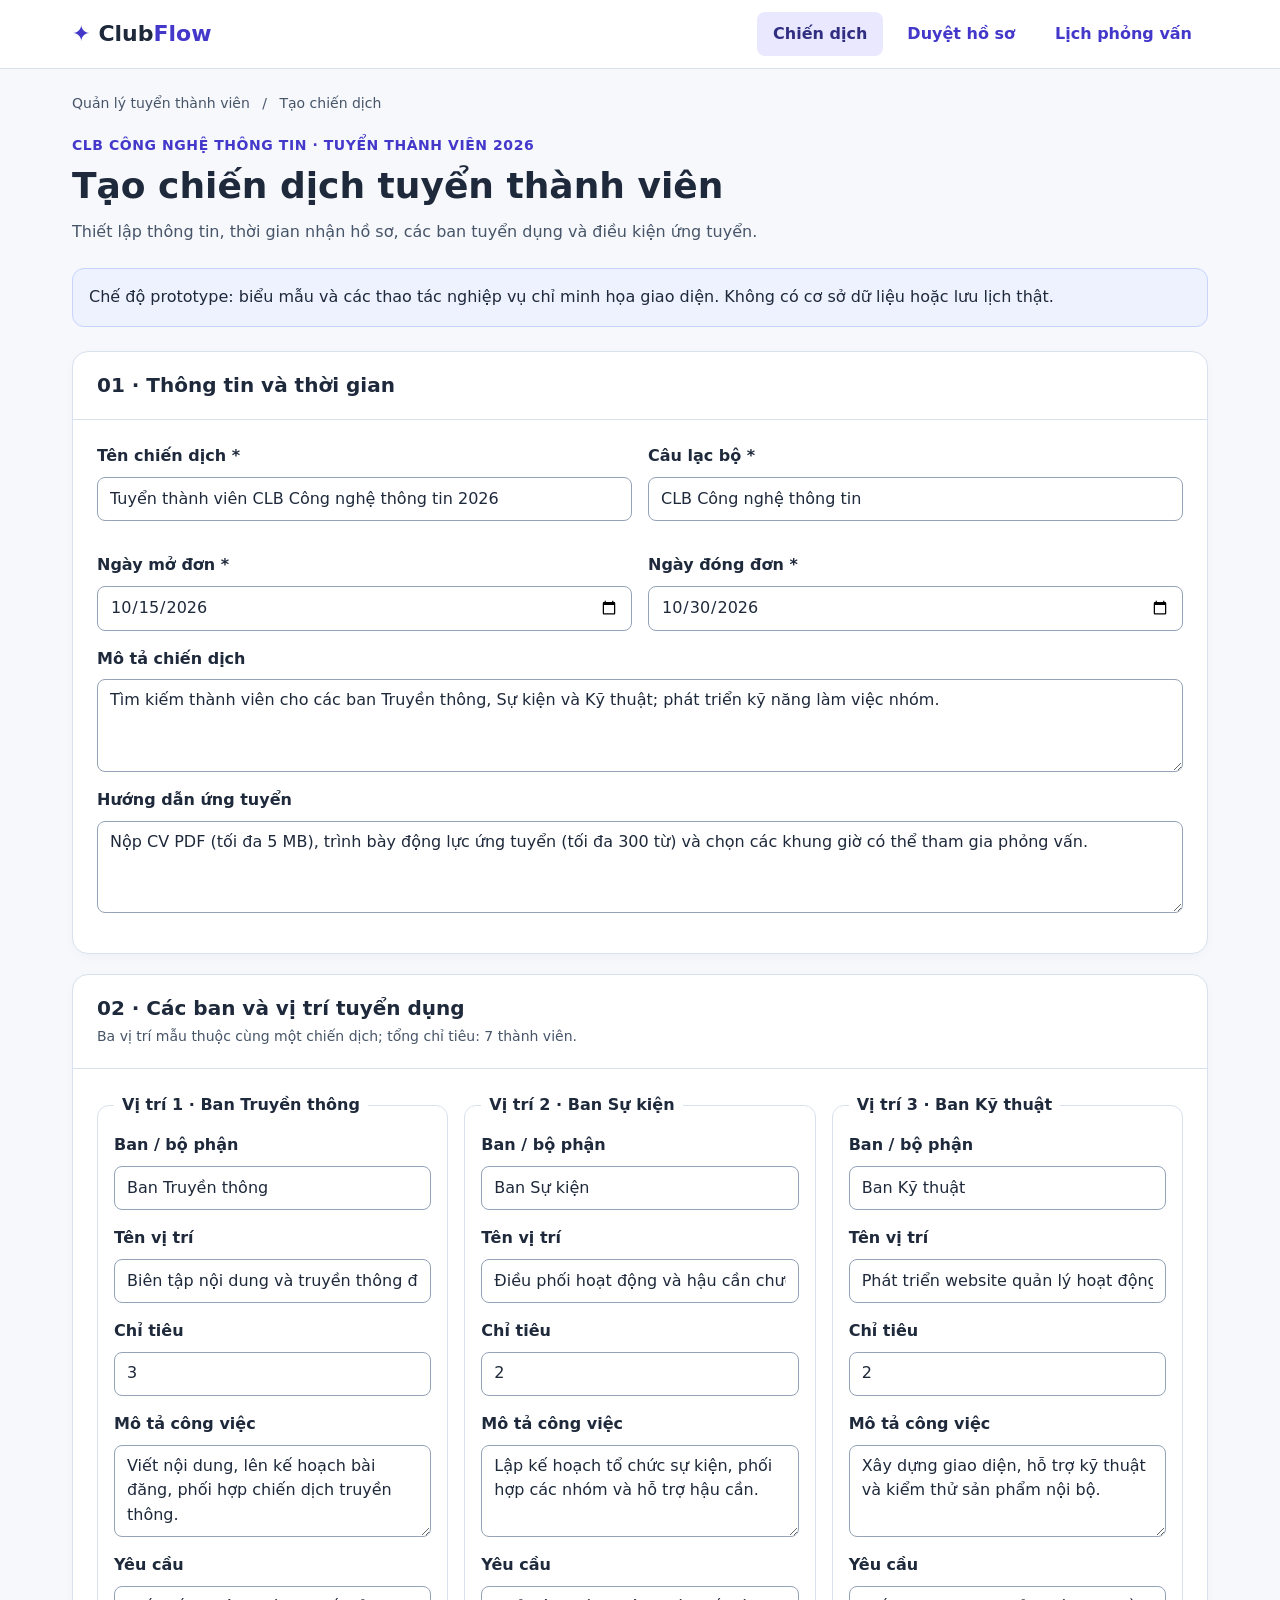
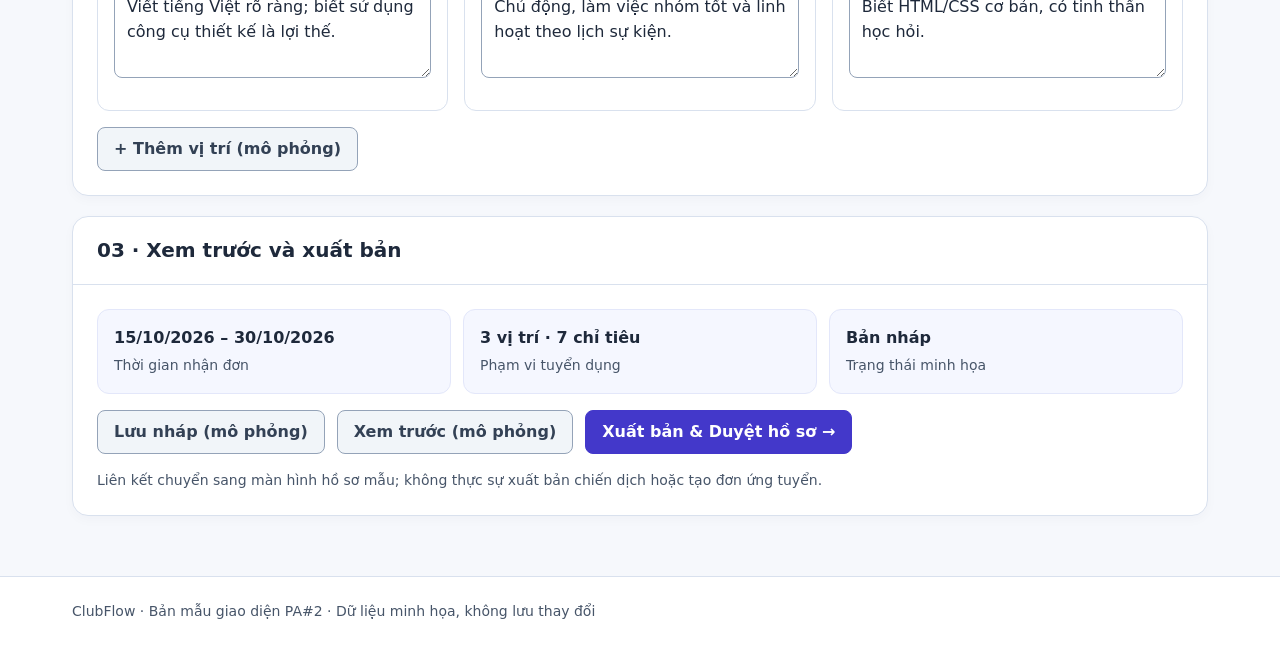
<file: index.html>
<!doctype html>
<html lang="vi">
<head>
  <meta charset="utf-8">
  <meta name="viewport" content="width=device-width,initial-scale=1">
  <meta name="description" content="ClubFlow — quy trình tuyển thành viên câu lạc bộ">
  <title>Tạo chiến dịch tuyển thành viên | ClubFlow</title>
  <link rel="stylesheet" href="styles.css">
</head>
<body>
  <a class="skip" href="#main">Bỏ qua điều hướng</a>
  <header class="site-header">
    <div class="shell head">
      <a class="logo" href="index.html" aria-label="ClubFlow, về trang chiến dịch"><span class="logo-mark">✦</span> Club<span class="accent">Flow</span></a>
      <nav class="nav" aria-label="Điều hướng chính">
        <a href="index.html" aria-current="page">Chiến dịch</a>
        <a href="review.html">Duyệt hồ sơ</a>
        <a href="interview.html">Lịch phỏng vấn</a>
      </nav>
    </div>
  </header>
  <main class="shell" id="main">
    <div class="crumb">Quản lý tuyển thành viên <span aria-hidden="true">/</span> Tạo chiến dịch</div>
    <div class="eyebrow">CLB Công nghệ thông tin · Tuyển thành viên 2026</div>
    <h1>Tạo chiến dịch tuyển thành viên</h1>
    <p class="lead">Thiết lập thông tin, thời gian nhận hồ sơ, các ban tuyển dụng và điều kiện ứng tuyển.</p>
    <div class="notice">Chế độ prototype: biểu mẫu và các thao tác nghiệp vụ chỉ minh họa giao diện. Không có cơ sở dữ liệu hoặc lưu lịch thật.</div>
    <form action="review.html" method="get">
      <section class="panel">
        <div class="panel-head">
          <h2>01 · Thông tin và thời gian</h2>
        </div>
        <div class="panel-body">
          <div class="form-grid">
            <div class="field">
              <label for="campaign">Tên chiến dịch *</label>
              <input id="campaign" name="campaign" type="text" value="Tuyển thành viên CLB Công nghệ thông tin 2026" required>
            </div>
            <div class="field">
              <label for="club">Câu lạc bộ *</label>
              <input id="club" name="club" type="text" value="CLB Công nghệ thông tin" required>
            </div>
            <div class="field">
              <label for="opening">Ngày mở đơn *</label>
              <input id="opening" name="opening" type="date" value="2026-10-15" required>
            </div>
            <div class="field">
              <label for="closing">Ngày đóng đơn *</label>
              <input id="closing" name="closing" type="date" value="2026-10-30" required>
            </div>
          </div>
          <div class="field">
            <label for="description">Mô tả chiến dịch</label>
            <textarea id="description" name="description" rows="3">Tìm kiếm thành viên cho các ban Truyền thông, Sự kiện và Kỹ thuật; phát triển kỹ năng làm việc nhóm.</textarea>
          </div>
          <div class="field">
            <label for="instructions">Hướng dẫn ứng tuyển</label>
            <textarea id="instructions" name="instructions" rows="3">Nộp CV PDF (tối đa 5 MB), trình bày động lực ứng tuyển (tối đa 300 từ) và chọn các khung giờ có thể tham gia phỏng vấn.</textarea>
          </div>
        </div>
      </section>

      <section class="panel">
        <div class="panel-head">
          <h2>02 · Các ban và vị trí tuyển dụng</h2>
          <p>Ba vị trí mẫu thuộc cùng một chiến dịch; tổng chỉ tiêu: 7 thành viên.</p>
        </div>
        <div class="panel-body">
          <div class="positions-grid">
            <fieldset class="position">
              <legend>Vị trí 1 · Ban Truyền thông</legend>
              <div class="field">
                <label for="dept1">Ban / bộ phận</label>
                <input id="dept1" name="dept1" type="text" value="Ban Truyền thông">
              </div>
              <div class="field">
                <label for="position1">Tên vị trí</label>
                <input id="position1" name="position1" type="text" value="Biên tập nội dung và truyền thông đa nền tảng">
              </div>
              <div class="field">
                <label for="quota1">Chỉ tiêu</label>
                <input id="quota1" name="quota1" type="number" value="3" min="1">
              </div>
              <div class="field">
                <label for="job1">Mô tả công việc</label>
                <textarea id="job1" name="job1" rows="3">Viết nội dung, lên kế hoạch bài đăng, phối hợp chiến dịch truyền thông.</textarea>
              </div>
              <div class="field">
                <label for="requirements1">Yêu cầu</label>
                <textarea id="requirements1" name="requirements1" rows="3">Viết tiếng Việt rõ ràng; biết sử dụng công cụ thiết kế là lợi thế.</textarea>
              </div>
            </fieldset>

            <fieldset class="position">
              <legend>Vị trí 2 · Ban Sự kiện</legend>
              <div class="field">
                <label for="dept2">Ban / bộ phận</label>
                <input id="dept2" name="dept2" type="text" value="Ban Sự kiện">
              </div>
              <div class="field">
                <label for="position2">Tên vị trí</label>
                <input id="position2" name="position2" type="text" value="Điều phối hoạt động và hậu cần chương trình">
              </div>
              <div class="field">
                <label for="quota2">Chỉ tiêu</label>
                <input id="quota2" name="quota2" type="number" value="2" min="1">
              </div>
              <div class="field">
                <label for="job2">Mô tả công việc</label>
                <textarea id="job2" name="job2" rows="3">Lập kế hoạch tổ chức sự kiện, phối hợp các nhóm và hỗ trợ hậu cần.</textarea>
              </div>
              <div class="field">
                <label for="requirements2">Yêu cầu</label>
                <textarea id="requirements2" name="requirements2" rows="3">Chủ động, làm việc nhóm tốt và linh hoạt theo lịch sự kiện.</textarea>
              </div>
            </fieldset>

            <fieldset class="position">
              <legend>Vị trí 3 · Ban Kỹ thuật</legend>
              <div class="field">
                <label for="dept3">Ban / bộ phận</label>
                <input id="dept3" name="dept3" type="text" value="Ban Kỹ thuật">
              </div>
              <div class="field">
                <label for="position3">Tên vị trí</label>
                <input id="position3" name="position3" type="text" value="Phát triển website quản lý hoạt động và hệ thống thông tin câu lạc bộ">
              </div>
              <div class="field">
                <label for="quota3">Chỉ tiêu</label>
                <input id="quota3" name="quota3" type="number" value="2" min="1">
              </div>
              <div class="field">
                <label for="job3">Mô tả công việc</label>
                <textarea id="job3" name="job3" rows="3">Xây dựng giao diện, hỗ trợ kỹ thuật và kiểm thử sản phẩm nội bộ.</textarea>
              </div>
              <div class="field">
                <label for="requirements3">Yêu cầu</label>
                <textarea id="requirements3" name="requirements3" rows="3">Biết HTML/CSS cơ bản, có tinh thần học hỏi.</textarea>
              </div>
            </fieldset>
          </div>
          <div class="actions">
            <button class="btn secondary" type="button" disabled title="Thêm vị trí sẽ được triển khai ở PA sau">+ Thêm vị trí (mô phỏng)</button>
          </div>
        </div>
      </section>

      <section class="panel">
        <div class="panel-head">
          <h2>03 · Xem trước và xuất bản</h2>
        </div>
        <div class="panel-body">
          <div class="summary">
            <div><strong>15/10/2026 – 30/10/2026</strong><span>Thời gian nhận đơn</span></div>
            <div><strong>3 vị trí · 7 chỉ tiêu</strong><span>Phạm vi tuyển dụng</span></div>
            <div><strong>Bản nháp</strong><span>Trạng thái minh họa</span></div>
          </div>
          <div class="actions">
            <button class="btn secondary" type="button" disabled title="Chức năng lưu nháp chưa được triển khai">Lưu nháp (mô phỏng)</button>
            <button class="btn secondary" type="button" disabled title="Chức năng xem trước chưa được triển khai">Xem trước (mô phỏng)</button>
            <button class="btn primary" type="submit">Xuất bản &amp; Duyệt hồ sơ →</button>
          </div>
          <p class="hint">Liên kết chuyển sang màn hình hồ sơ mẫu; không thực sự xuất bản chiến dịch hoặc tạo đơn ứng tuyển.</p>
        </div>
      </section>
    </form>
  </main>
  <footer class="footer">
    <div class="shell">ClubFlow · Bản mẫu giao diện PA#2 · Dữ liệu minh họa, không lưu thay đổi</div>
  </footer>
</body>
</html>
</file>
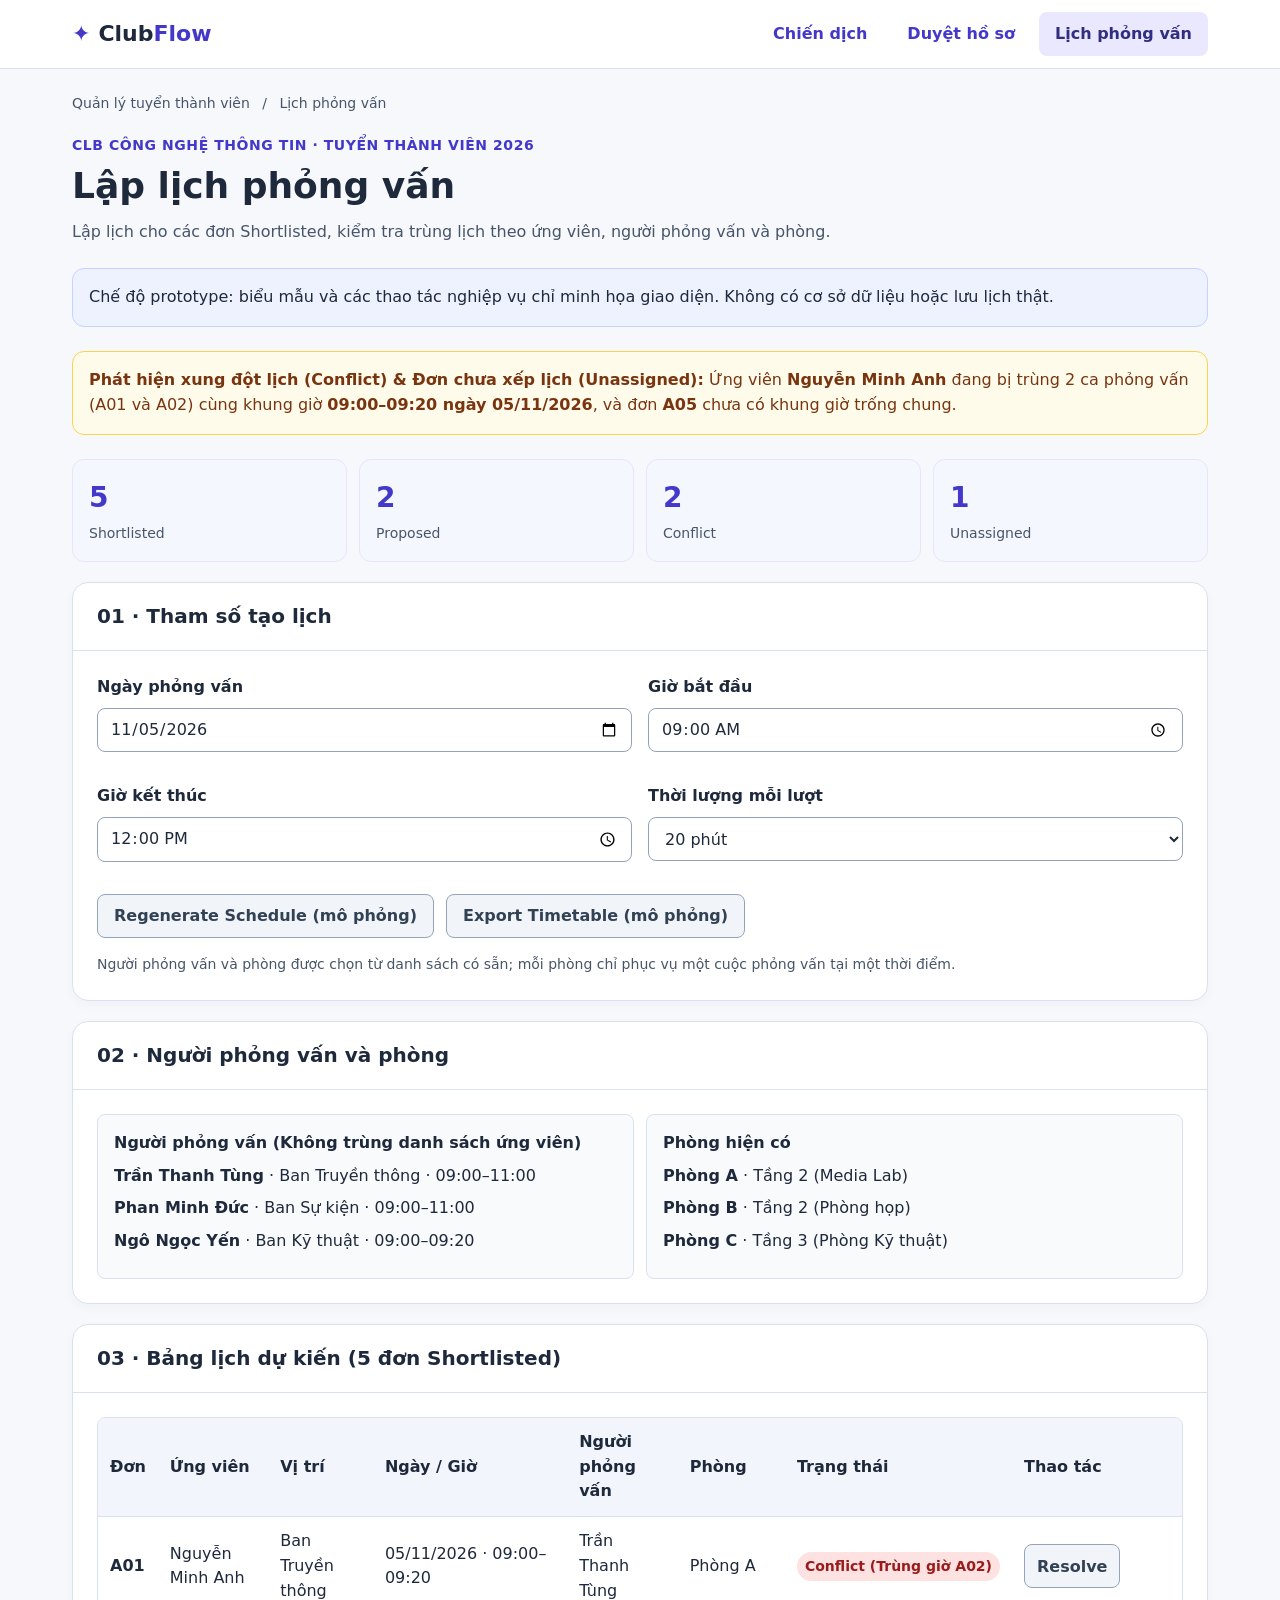
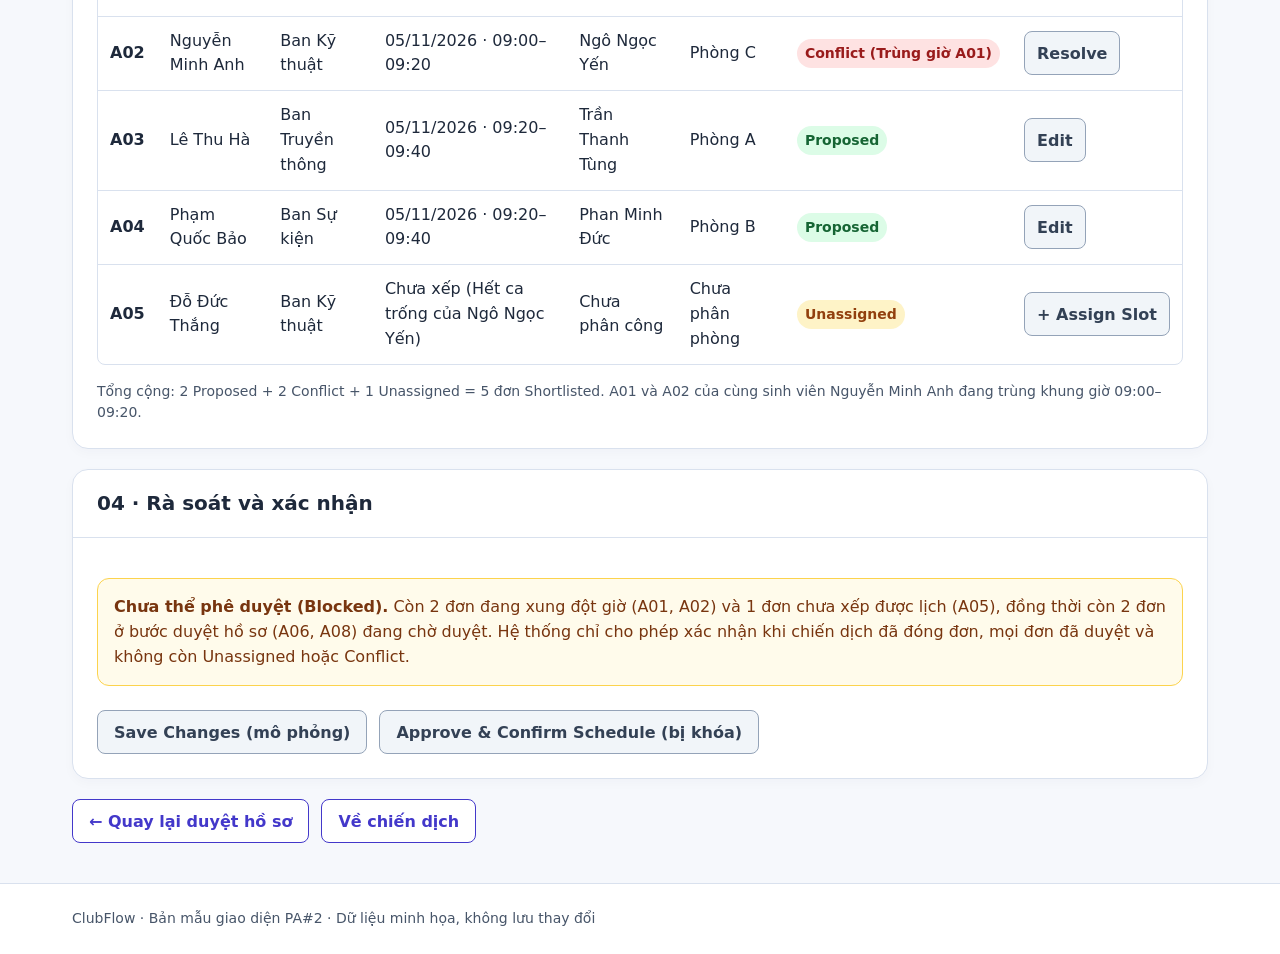
<file: interview.html>
<!doctype html>
<html lang="vi">
<head>
  <meta charset="utf-8">
  <meta name="viewport" content="width=device-width,initial-scale=1">
  <meta name="description" content="ClubFlow — quy trình tuyển thành viên câu lạc bộ">
  <title>Lập lịch phỏng vấn | ClubFlow</title>
  <link rel="stylesheet" href="styles.css">
</head>
<body>
  <a class="skip" href="#main">Bỏ qua điều hướng</a>
  <header class="site-header">
    <div class="shell head">
      <a class="logo" href="index.html" aria-label="ClubFlow, về trang chiến dịch"><span class="logo-mark">✦</span> Club<span class="accent">Flow</span></a>
      <nav class="nav" aria-label="Điều hướng chính">
        <a href="index.html">Chiến dịch</a>
        <a href="review.html">Duyệt hồ sơ</a>
        <a href="interview.html" aria-current="page">Lịch phỏng vấn</a>
      </nav>
    </div>
  </header>
  <main class="shell" id="main">
    <div class="crumb">Quản lý tuyển thành viên <span aria-hidden="true">/</span> Lịch phỏng vấn</div>
    <div class="eyebrow">CLB Công nghệ thông tin · Tuyển thành viên 2026</div>
    <h1>Lập lịch phỏng vấn</h1>
    <p class="lead">Lập lịch cho các đơn Shortlisted, kiểm tra trùng lịch theo ứng viên, người phỏng vấn và phòng.</p>
    <div class="notice">Chế độ prototype: biểu mẫu và các thao tác nghiệp vụ chỉ minh họa giao diện. Không có cơ sở dữ liệu hoặc lưu lịch thật.</div>
    <div class="notice warn">
      <strong>Phát hiện xung đột lịch (Conflict) &amp; Đơn chưa xếp lịch (Unassigned):</strong> Ứng viên <strong>Nguyễn Minh Anh</strong> đang bị trùng 2 ca phỏng vấn (A01 và A02) cùng khung giờ <strong>09:00–09:20 ngày 05/11/2026</strong>, và đơn <strong>A05</strong> chưa có khung giờ trống chung.
    </div>
    <div class="stats">
      <div><strong>5</strong><span>Shortlisted</span></div>
      <div><strong>2</strong><span>Proposed</span></div>
      <div><strong>2</strong><span>Conflict</span></div>
      <div><strong>1</strong><span>Unassigned</span></div>
    </div>

    <section class="panel">
      <div class="panel-head">
        <h2>01 · Tham số tạo lịch</h2>
      </div>
      <div class="panel-body">
        <div class="form-grid">
          <div class="field">
            <label for="date">Ngày phỏng vấn</label>
            <input id="date" name="date" type="date" value="2026-11-05">
          </div>
          <div class="field">
            <label for="start">Giờ bắt đầu</label>
            <input id="start" name="start" type="time" value="09:00">
          </div>
          <div class="field">
            <label for="finish">Giờ kết thúc</label>
            <input id="finish" name="finish" type="time" value="12:00">
          </div>
          <div class="field">
            <label for="duration">Thời lượng mỗi lượt</label>
            <select id="duration">
              <option>15 phút</option>
              <option selected>20 phút</option>
              <option>30 phút</option>
            </select>
          </div>
        </div>
        <div class="actions">
          <button class="btn secondary" type="button" disabled title="Tạo lịch tự động cần backend">Regenerate Schedule (mô phỏng)</button>
          <button class="btn secondary" type="button" disabled title="Xuất lịch chưa được triển khai">Export Timetable (mô phỏng)</button>
        </div>
        <p class="hint">Người phỏng vấn và phòng được chọn từ danh sách có sẵn; mỗi phòng chỉ phục vụ một cuộc phỏng vấn tại một thời điểm.</p>
      </div>
    </section>

    <section class="panel">
      <div class="panel-head">
        <h2>02 · Người phỏng vấn và phòng</h2>
      </div>
      <div class="panel-body">
        <div class="resource-grid">
          <div>
            <h3>Người phỏng vấn (Không trùng danh sách ứng viên)</h3>
            <p><strong>Trần Thanh Tùng</strong> · Ban Truyền thông · 09:00–11:00</p>
            <p><strong>Phan Minh Đức</strong> · Ban Sự kiện · 09:00–11:00</p>
            <p><strong>Ngô Ngọc Yến</strong> · Ban Kỹ thuật · 09:00–09:20</p>
          </div>
          <div>
            <h3>Phòng hiện có</h3>
            <p><strong>Phòng A</strong> · Tầng 2 (Media Lab)</p>
            <p><strong>Phòng B</strong> · Tầng 2 (Phòng họp)</p>
            <p><strong>Phòng C</strong> · Tầng 3 (Phòng Kỹ thuật)</p>
          </div>
        </div>
      </div>
    </section>

    <section class="panel">
      <div class="panel-head">
        <h2>03 · Bảng lịch dự kiến (5 đơn Shortlisted)</h2>
      </div>
      <div class="panel-body">
        <div class="table-scroll" tabindex="0" role="region" aria-label="Bảng lịch phỏng vấn có thể cuộn ngang">
          <table>
            <thead>
              <tr>
                <th>Đơn</th>
                <th>Ứng viên</th>
                <th>Vị trí</th>
                <th>Ngày / Giờ</th>
                <th>Người phỏng vấn</th>
                <th>Phòng</th>
                <th>Trạng thái</th>
                <th>Thao tác</th>
              </tr>
            </thead>
            <tbody>
              <tr>
                <td><strong>A01</strong></td>
                <td>Nguyễn Minh Anh</td>
                <td>Ban Truyền thông</td>
                <td>05/11/2026 · 09:00–09:20</td>
                <td>Trần Thanh Tùng</td>
                <td>Phòng A</td>
                <td><span class="pill bad">Conflict (Trùng giờ A02)</span></td>
                <td><button class="btn small secondary" type="button" disabled title="Sửa xung đột ở PA sau">Resolve</button></td>
              </tr>
              <tr>
                <td><strong>A02</strong></td>
                <td>Nguyễn Minh Anh</td>
                <td>Ban Kỹ thuật</td>
                <td>05/11/2026 · 09:00–09:20</td>
                <td>Ngô Ngọc Yến</td>
                <td>Phòng C</td>
                <td><span class="pill bad">Conflict (Trùng giờ A01)</span></td>
                <td><button class="btn small secondary" type="button" disabled title="Sửa xung đột ở PA sau">Resolve</button></td>
              </tr>
              <tr>
                <td><strong>A03</strong></td>
                <td>Lê Thu Hà</td>
                <td>Ban Truyền thông</td>
                <td>05/11/2026 · 09:20–09:40</td>
                <td>Trần Thanh Tùng</td>
                <td>Phòng A</td>
                <td><span class="pill good">Proposed</span></td>
                <td><button class="btn small secondary" type="button" disabled title="Chỉnh sửa ở PA sau">Edit</button></td>
              </tr>
              <tr>
                <td><strong>A04</strong></td>
                <td>Phạm Quốc Bảo</td>
                <td>Ban Sự kiện</td>
                <td>05/11/2026 · 09:20–09:40</td>
                <td>Phan Minh Đức</td>
                <td>Phòng B</td>
                <td><span class="pill good">Proposed</span></td>
                <td><button class="btn small secondary" type="button" disabled title="Chỉnh sửa ở PA sau">Edit</button></td>
              </tr>
              <tr>
                <td><strong>A05</strong></td>
                <td>Đỗ Đức Thắng</td>
                <td>Ban Kỹ thuật</td>
                <td>Chưa xếp (Hết ca trống của Ngô Ngọc Yến)</td>
                <td>Chưa phân công</td>
                <td>Chưa phân phòng</td>
                <td><span class="pill pending">Unassigned</span></td>
                <td><button class="btn small secondary" type="button" disabled title="Gán ca ở PA sau">+ Assign Slot</button></td>
              </tr>
            </tbody>
          </table>
        </div>
        <p class="hint">Tổng cộng: 2 Proposed + 2 Conflict + 1 Unassigned = 5 đơn Shortlisted. A01 và A02 của cùng sinh viên Nguyễn Minh Anh đang trùng khung giờ 09:00–09:20.</p>
      </div>
    </section>

    <section class="panel">
      <div class="panel-head">
        <h2>04 · Rà soát và xác nhận</h2>
      </div>
      <div class="panel-body">
        <div class="notice warn">
          <strong>Chưa thể phê duyệt (Blocked).</strong> Còn 2 đơn đang xung đột giờ (A01, A02) và 1 đơn chưa xếp được lịch (A05), đồng thời còn 2 đơn ở bước duyệt hồ sơ (A06, A08) đang chờ duyệt. Hệ thống chỉ cho phép xác nhận khi chiến dịch đã đóng đơn, mọi đơn đã duyệt và không còn Unassigned hoặc Conflict.
        </div>
        <div class="actions">
          <button class="btn secondary" type="button" disabled title="Lưu lịch nháp cần backend">Save Changes (mô phỏng)</button>
          <button class="btn primary" type="button" disabled title="Không thể xác nhận khi còn Conflict và Unassigned">Approve &amp; Confirm Schedule (bị khóa)</button>
        </div>
      </div>
    </section>

    <div class="flow-nav">
      <a class="btn secondary" href="review.html">← Quay lại duyệt hồ sơ</a>
      <a class="btn secondary" href="index.html">Về chiến dịch</a>
    </div>
  </main>
  <footer class="footer">
    <div class="shell">ClubFlow · Bản mẫu giao diện PA#2 · Dữ liệu minh họa, không lưu thay đổi</div>
  </footer>
</body>
</html>
</file>
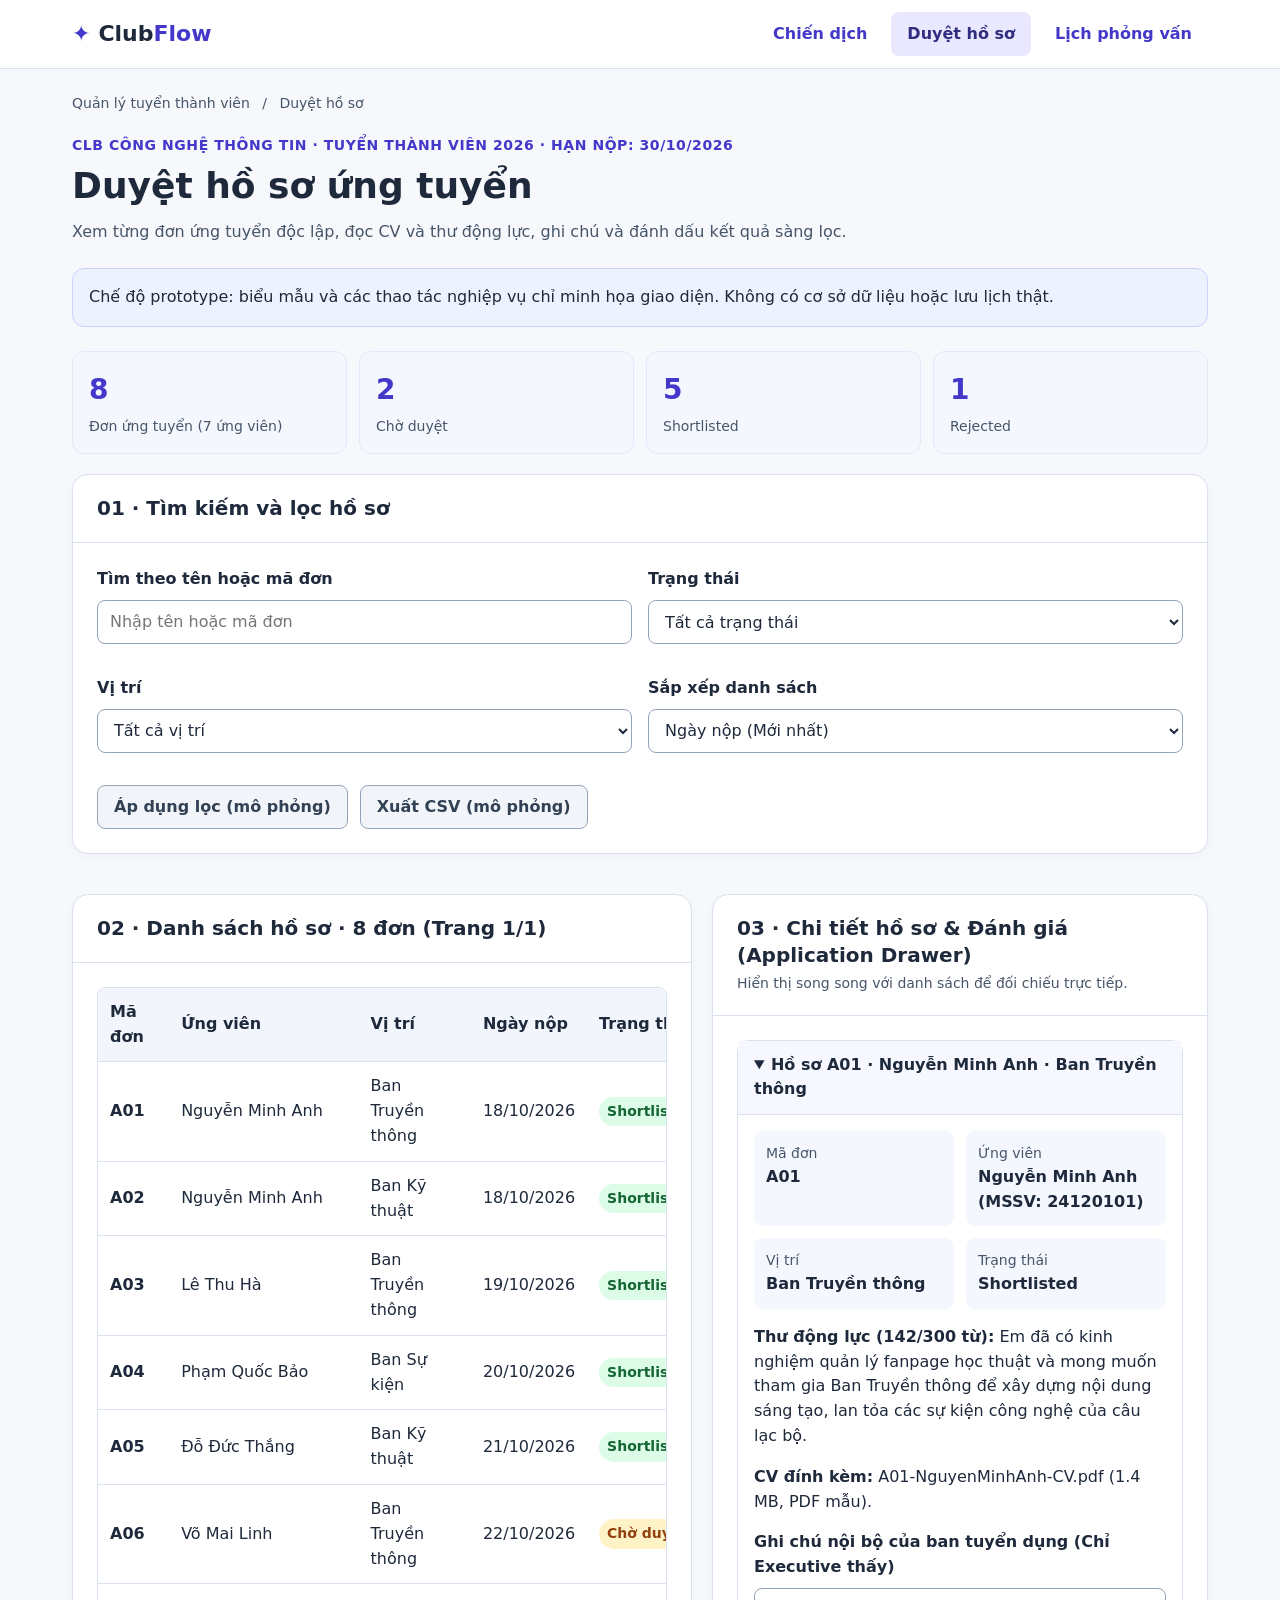
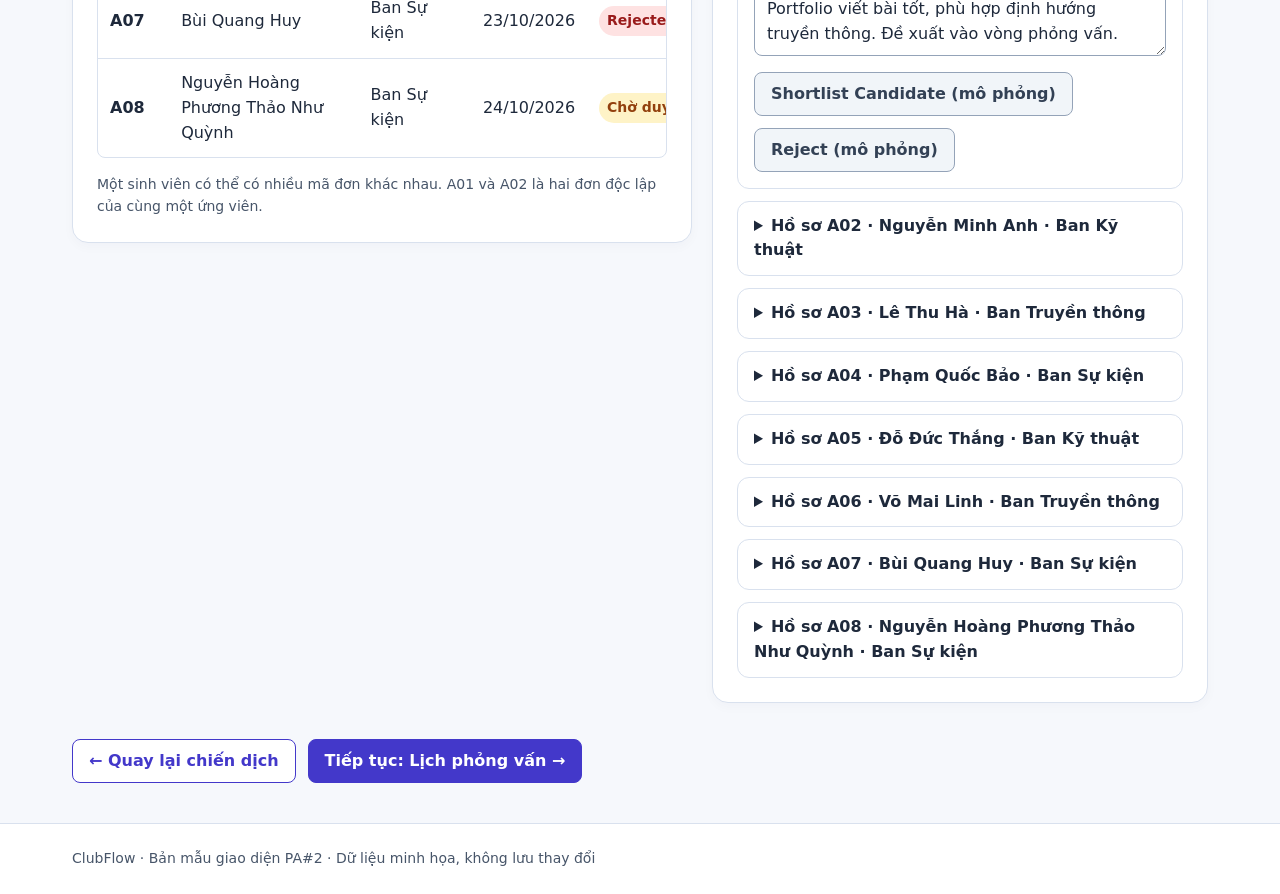
<file: review.html>
<!doctype html>
<html lang="vi">
<head>
  <meta charset="utf-8">
  <meta name="viewport" content="width=device-width,initial-scale=1">
  <meta name="description" content="ClubFlow — quy trình tuyển thành viên câu lạc bộ">
  <title>Duyệt hồ sơ ứng tuyển | ClubFlow</title>
  <link rel="stylesheet" href="styles.css">
</head>
<body>
  <a class="skip" href="#main">Bỏ qua điều hướng</a>
  <header class="site-header">
    <div class="shell head">
      <a class="logo" href="index.html" aria-label="ClubFlow, về trang chiến dịch"><span class="logo-mark">✦</span> Club<span class="accent">Flow</span></a>
      <nav class="nav" aria-label="Điều hướng chính">
        <a href="index.html">Chiến dịch</a>
        <a href="review.html" aria-current="page">Duyệt hồ sơ</a>
        <a href="interview.html">Lịch phỏng vấn</a>
      </nav>
    </div>
  </header>
  <main class="shell" id="main">
    <div class="crumb">Quản lý tuyển thành viên <span aria-hidden="true">/</span> Duyệt hồ sơ</div>
    <div class="eyebrow">CLB Công nghệ thông tin · Tuyển thành viên 2026 · Hạn nộp: 30/10/2026</div>
    <h1>Duyệt hồ sơ ứng tuyển</h1>
    <p class="lead">Xem từng đơn ứng tuyển độc lập, đọc CV và thư động lực, ghi chú và đánh dấu kết quả sàng lọc.</p>
    <div class="notice">Chế độ prototype: biểu mẫu và các thao tác nghiệp vụ chỉ minh họa giao diện. Không có cơ sở dữ liệu hoặc lưu lịch thật.</div>
    <div class="stats">
      <div><strong>8</strong><span>Đơn ứng tuyển (7 ứng viên)</span></div>
      <div><strong>2</strong><span>Chờ duyệt</span></div>
      <div><strong>5</strong><span>Shortlisted</span></div>
      <div><strong>1</strong><span>Rejected</span></div>
    </div>

    <section class="panel">
      <div class="panel-head">
        <h2>01 · Tìm kiếm và lọc hồ sơ</h2>
      </div>
      <div class="panel-body">
        <div class="form-grid">
          <div class="field">
            <label for="query">Tìm theo tên hoặc mã đơn</label>
            <input id="query" name="query" type="search" value="" placeholder="Nhập tên hoặc mã đơn">
          </div>
          <div class="field">
            <label for="status">Trạng thái</label>
            <select id="status">
              <option>Tất cả trạng thái</option>
              <option>Chờ duyệt</option>
              <option>Shortlisted</option>
              <option>Rejected</option>
            </select>
          </div>
          <div class="field">
            <label for="position-filter">Vị trí</label>
            <select id="position-filter">
              <option>Tất cả vị trí</option>
              <option>Ban Truyền thông</option>
              <option>Ban Sự kiện</option>
              <option>Ban Kỹ thuật</option>
            </select>
          </div>
          <div class="field">
            <label for="sort-order">Sắp xếp danh sách</label>
            <select id="sort-order">
              <option>Ngày nộp (Mới nhất)</option>
              <option>Ngày nộp (Cũ nhất)</option>
              <option>Mã đơn (A01 → A08)</option>
            </select>
          </div>
        </div>
        <div class="actions">
          <button class="btn secondary" type="button" disabled title="Bộ lọc sẽ được triển khai ở PA sau">Áp dụng lọc (mô phỏng)</button>
          <button class="btn secondary" type="button" disabled title="Xuất CSV sẽ được triển khai ở PA sau">Xuất CSV (mô phỏng)</button>
        </div>
      </div>
    </section>

    <div class="review-workspace">
      <section class="panel">
        <div class="panel-head">
          <h2>02 · Danh sách hồ sơ · 8 đơn (Trang 1/1)</h2>
        </div>
        <div class="panel-body">
          <div class="table-scroll" tabindex="0" role="region" aria-label="Bảng đơn ứng tuyển có thể cuộn ngang">
            <table>
              <thead>
                <tr>
                  <th>Mã đơn</th>
                  <th>Ứng viên</th>
                  <th>Vị trí</th>
                  <th>Ngày nộp</th>
                  <th>Trạng thái</th>
                  <th>Chi tiết</th>
                </tr>
              </thead>
              <tbody>
                <tr>
                  <td><strong>A01</strong></td>
                  <td>Nguyễn Minh Anh</td>
                  <td>Ban Truyền thông</td>
                  <td>18/10/2026</td>
                  <td><span class="pill good">Shortlisted</span></td>
                  <td><a class="btn small secondary" href="#a01">Xem hồ sơ</a></td>
                </tr>
                <tr>
                  <td><strong>A02</strong></td>
                  <td>Nguyễn Minh Anh</td>
                  <td>Ban Kỹ thuật</td>
                  <td>18/10/2026</td>
                  <td><span class="pill good">Shortlisted</span></td>
                  <td><a class="btn small secondary" href="#a02">Xem hồ sơ</a></td>
                </tr>
                <tr>
                  <td><strong>A03</strong></td>
                  <td>Lê Thu Hà</td>
                  <td>Ban Truyền thông</td>
                  <td>19/10/2026</td>
                  <td><span class="pill good">Shortlisted</span></td>
                  <td><a class="btn small secondary" href="#a03">Xem hồ sơ</a></td>
                </tr>
                <tr>
                  <td><strong>A04</strong></td>
                  <td>Phạm Quốc Bảo</td>
                  <td>Ban Sự kiện</td>
                  <td>20/10/2026</td>
                  <td><span class="pill good">Shortlisted</span></td>
                  <td><a class="btn small secondary" href="#a04">Xem hồ sơ</a></td>
                </tr>
                <tr>
                  <td><strong>A05</strong></td>
                  <td>Đỗ Đức Thắng</td>
                  <td>Ban Kỹ thuật</td>
                  <td>21/10/2026</td>
                  <td><span class="pill good">Shortlisted</span></td>
                  <td><a class="btn small secondary" href="#a05">Xem hồ sơ</a></td>
                </tr>
                <tr>
                  <td><strong>A06</strong></td>
                  <td>Võ Mai Linh</td>
                  <td>Ban Truyền thông</td>
                  <td>22/10/2026</td>
                  <td><span class="pill pending">Chờ duyệt</span></td>
                  <td><a class="btn small secondary" href="#a06">Xem hồ sơ</a></td>
                </tr>
                <tr>
                  <td><strong>A07</strong></td>
                  <td>Bùi Quang Huy</td>
                  <td>Ban Sự kiện</td>
                  <td>23/10/2026</td>
                  <td><span class="pill bad">Rejected</span></td>
                  <td><a class="btn small secondary" href="#a07">Xem hồ sơ</a></td>
                </tr>
                <tr>
                  <td><strong>A08</strong></td>
                  <td>Nguyễn Hoàng Phương Thảo Như Quỳnh</td>
                  <td>Ban Sự kiện</td>
                  <td>24/10/2026</td>
                  <td><span class="pill pending">Chờ duyệt</span></td>
                  <td><a class="btn small secondary" href="#a08">Xem hồ sơ</a></td>
                </tr>
              </tbody>
            </table>
          </div>
          <p class="hint">Một sinh viên có thể có nhiều mã đơn khác nhau. A01 và A02 là hai đơn độc lập của cùng một ứng viên.</p>
        </div>
      </section>

      <section class="panel" aria-label="Ngăn chi tiết hồ sơ ứng tuyển">
        <div class="panel-head">
          <h2>03 · Chi tiết hồ sơ &amp; Đánh giá (Application Drawer)</h2>
          <p>Hiển thị song song với danh sách để đối chiếu trực tiếp.</p>
        </div>
        <div class="panel-body">
          <details class="app-detail" id="a01" open>
            <summary>Hồ sơ A01 · Nguyễn Minh Anh · Ban Truyền thông</summary>
            <div class="detail-body">
              <div class="detail-grid">
                <div><span class="meta">Mã đơn</span><strong>A01</strong></div>
                <div><span class="meta">Ứng viên</span><strong>Nguyễn Minh Anh (MSSV: 24120101)</strong></div>
                <div><span class="meta">Vị trí</span><strong>Ban Truyền thông</strong></div>
                <div><span class="meta">Trạng thái</span><strong>Shortlisted</strong></div>
              </div>
              <p><strong>Thư động lực (142/300 từ):</strong> Em đã có kinh nghiệm quản lý fanpage học thuật và mong muốn tham gia Ban Truyền thông để xây dựng nội dung sáng tạo, lan tỏa các sự kiện công nghệ của câu lạc bộ.</p>
              <p><strong>CV đính kèm:</strong> A01-NguyenMinhAnh-CV.pdf (1.4 MB, PDF mẫu).</p>
              <div class="field">
                <label for="note-A01">Ghi chú nội bộ của ban tuyển dụng (Chỉ Executive thấy)</label>
                <textarea id="note-A01" rows="2">Portfolio viết bài tốt, phù hợp định hướng truyền thông. Đề xuất vào vòng phỏng vấn.</textarea>
              </div>
              <div class="actions">
                <button class="btn primary" type="button" disabled title="Quyết định cần backend">Shortlist Candidate (mô phỏng)</button>
                <button class="btn secondary" type="button" disabled title="Quyết định cần backend">Reject (mô phỏng)</button>
              </div>
            </div>
          </details>

          <details class="app-detail" id="a02">
            <summary>Hồ sơ A02 · Nguyễn Minh Anh · Ban Kỹ thuật</summary>
            <div class="detail-body">
              <div class="detail-grid">
                <div><span class="meta">Mã đơn</span><strong>A02</strong></div>
                <div><span class="meta">Ứng viên</span><strong>Nguyễn Minh Anh (MSSV: 24120101)</strong></div>
                <div><span class="meta">Vị trí</span><strong>Ban Kỹ thuật</strong></div>
                <div><span class="meta">Trạng thái</span><strong>Shortlisted</strong></div>
              </div>
              <p><strong>Thư động lực:</strong> Em mong muốn tham gia Ban Kỹ thuật để phát triển hệ thống web nội bộ của câu lạc bộ.</p>
              <p><strong>CV đính kèm:</strong> A02-NguyenMinhAnh-CV.pdf (1.5 MB, PDF mẫu).</p>
              <div class="field">
                <label for="note-A02">Ghi chú nội bộ của ban tuyển dụng</label>
                <textarea id="note-A02" rows="2" placeholder="Nhập ghi chú đánh giá (không lưu)"></textarea>
              </div>
              <div class="actions">
                <button class="btn primary" type="button" disabled title="Quyết định cần backend">Shortlist Candidate (mô phỏng)</button>
                <button class="btn secondary" type="button" disabled title="Quyết định cần backend">Reject (mô phỏng)</button>
              </div>
            </div>
          </details>

          <details class="app-detail" id="a03">
            <summary>Hồ sơ A03 · Lê Thu Hà · Ban Truyền thông</summary>
            <div class="detail-body">
              <div class="detail-grid">
                <div><span class="meta">Mã đơn</span><strong>A03</strong></div>
                <div><span class="meta">Ứng viên</span><strong>Lê Thu Hà</strong></div>
                <div><span class="meta">Vị trí</span><strong>Ban Truyền thông</strong></div>
                <div><span class="meta">Trạng thái</span><strong>Shortlisted</strong></div>
              </div>
              <p><strong>Thư động lực:</strong> Em mong muốn tham gia Ban Truyền thông để học hỏi và đóng góp cho câu lạc bộ.</p>
              <p><strong>CV đính kèm:</strong> A03-CV.pdf (tệp mẫu).</p>
              <div class="field">
                <label for="note-A03">Ghi chú nội bộ của ban tuyển dụng</label>
                <textarea id="note-A03" rows="2" placeholder="Nhập ghi chú đánh giá (không lưu)"></textarea>
              </div>
              <div class="actions">
                <button class="btn primary" type="button" disabled title="Quyết định cần backend">Shortlist Candidate (mô phỏng)</button>
                <button class="btn secondary" type="button" disabled title="Quyết định cần backend">Reject (mô phỏng)</button>
              </div>
            </div>
          </details>

          <details class="app-detail" id="a04">
            <summary>Hồ sơ A04 · Phạm Quốc Bảo · Ban Sự kiện</summary>
            <div class="detail-body">
              <div class="detail-grid">
                <div><span class="meta">Mã đơn</span><strong>A04</strong></div>
                <div><span class="meta">Ứng viên</span><strong>Phạm Quốc Bảo</strong></div>
                <div><span class="meta">Vị trí</span><strong>Ban Sự kiện</strong></div>
                <div><span class="meta">Trạng thái</span><strong>Shortlisted</strong></div>
              </div>
              <p><strong>Thư động lực:</strong> Em mong muốn tham gia Ban Sự kiện để rèn luyện kỹ năng điều phối chương trình.</p>
              <p><strong>CV đính kèm:</strong> A04-CV.pdf (tệp mẫu).</p>
              <div class="field">
                <label for="note-A04">Ghi chú nội bộ của ban tuyển dụng</label>
                <textarea id="note-A04" rows="2" placeholder="Nhập ghi chú đánh giá (không lưu)"></textarea>
              </div>
              <div class="actions">
                <button class="btn primary" type="button" disabled title="Quyết định cần backend">Shortlist Candidate (mô phỏng)</button>
                <button class="btn secondary" type="button" disabled title="Quyết định cần backend">Reject (mô phỏng)</button>
              </div>
            </div>
          </details>

          <details class="app-detail" id="a05">
            <summary>Hồ sơ A05 · Đỗ Đức Thắng · Ban Kỹ thuật</summary>
            <div class="detail-body">
              <div class="detail-grid">
                <div><span class="meta">Mã đơn</span><strong>A05</strong></div>
                <div><span class="meta">Ứng viên</span><strong>Đỗ Đức Thắng</strong></div>
                <div><span class="meta">Vị trí</span><strong>Ban Kỹ thuật</strong></div>
                <div><span class="meta">Trạng thái</span><strong>Shortlisted</strong></div>
              </div>
              <p><strong>Thư động lực:</strong> Em mong muốn tham gia Ban Kỹ thuật để đóng góp xây dựng sản phẩm web của CLB.</p>
              <p><strong>CV đính kèm:</strong> A05-CV.pdf (tệp mẫu).</p>
              <div class="field">
                <label for="note-A05">Ghi chú nội bộ của ban tuyển dụng</label>
                <textarea id="note-A05" rows="2" placeholder="Nhập ghi chú đánh giá (không lưu)"></textarea>
              </div>
              <div class="actions">
                <button class="btn primary" type="button" disabled title="Quyết định cần backend">Shortlist Candidate (mô phỏng)</button>
                <button class="btn secondary" type="button" disabled title="Quyết định cần backend">Reject (mô phỏng)</button>
              </div>
            </div>
          </details>

          <details class="app-detail" id="a06">
            <summary>Hồ sơ A06 · Võ Mai Linh · Ban Truyền thông</summary>
            <div class="detail-body">
              <div class="detail-grid">
                <div><span class="meta">Mã đơn</span><strong>A06</strong></div>
                <div><span class="meta">Ứng viên</span><strong>Võ Mai Linh</strong></div>
                <div><span class="meta">Vị trí</span><strong>Ban Truyền thông</strong></div>
                <div><span class="meta">Trạng thái</span><strong>Chờ duyệt</strong></div>
              </div>
              <p><strong>Thư động lực:</strong> Em mong muốn tham gia Ban Truyền thông để nâng cao kỹ năng viết bài truyền thông.</p>
              <p><strong>CV đính kèm:</strong> A06-CV.pdf (tệp mẫu).</p>
              <div class="field">
                <label for="note-A06">Ghi chú nội bộ của ban tuyển dụng</label>
                <textarea id="note-A06" rows="2" placeholder="Nhập ghi chú đánh giá (không lưu)"></textarea>
              </div>
              <div class="actions">
                <button class="btn primary" type="button" disabled title="Quyết định cần backend">Shortlist Candidate (mô phỏng)</button>
                <button class="btn secondary" type="button" disabled title="Quyết định cần backend">Reject (mô phỏng)</button>
              </div>
            </div>
          </details>

          <details class="app-detail" id="a07">
            <summary>Hồ sơ A07 · Bùi Quang Huy · Ban Sự kiện</summary>
            <div class="detail-body">
              <div class="detail-grid">
                <div><span class="meta">Mã đơn</span><strong>A07</strong></div>
                <div><span class="meta">Ứng viên</span><strong>Bùi Quang Huy</strong></div>
                <div><span class="meta">Vị trí</span><strong>Ban Sự kiện</strong></div>
                <div><span class="meta">Trạng thái</span><strong>Rejected</strong></div>
              </div>
              <p><strong>Thư động lực:</strong> Em mong muốn tham gia Ban Sự kiện để học hỏi công tác hậu cần.</p>
              <p><strong>CV đính kèm:</strong> A07-CV.pdf (tệp mẫu).</p>
              <div class="field">
                <label for="note-A07">Ghi chú nội bộ của ban tuyển dụng</label>
                <textarea id="note-A07" rows="2" placeholder="Nhập ghi chú đánh giá (không lưu)"></textarea>
              </div>
              <div class="actions">
                <button class="btn primary" type="button" disabled title="Quyết định cần backend">Shortlist Candidate (mô phỏng)</button>
                <button class="btn secondary" type="button" disabled title="Quyết định cần backend">Reject (mô phỏng)</button>
              </div>
            </div>
          </details>

          <details class="app-detail" id="a08">
            <summary>Hồ sơ A08 · Nguyễn Hoàng Phương Thảo Như Quỳnh · Ban Sự kiện</summary>
            <div class="detail-body">
              <div class="detail-grid">
                <div><span class="meta">Mã đơn</span><strong>A08</strong></div>
                <div><span class="meta">Ứng viên</span><strong>Nguyễn Hoàng Phương Thảo Như Quỳnh</strong></div>
                <div><span class="meta">Vị trí</span><strong>Ban Sự kiện</strong></div>
                <div><span class="meta">Trạng thái</span><strong>Chờ duyệt</strong></div>
              </div>
              <p><strong>Thư động lực:</strong> Em mong muốn tham gia Ban Sự kiện để đóng góp cho các hoạt động sinh viên.</p>
              <p><strong>CV đính kèm:</strong> A08-CV.pdf (tệp mẫu).</p>
              <div class="field">
                <label for="note-A08">Ghi chú nội bộ của ban tuyển dụng</label>
                <textarea id="note-A08" rows="2" placeholder="Nhập ghi chú đánh giá (không lưu)"></textarea>
              </div>
              <div class="actions">
                <button class="btn primary" type="button" disabled title="Quyết định cần backend">Shortlist Candidate (mô phỏng)</button>
                <button class="btn secondary" type="button" disabled title="Quyết định cần backend">Reject (mô phỏng)</button>
              </div>
            </div>
          </details>
        </div>
      </section>
    </div>

    <div class="flow-nav">
      <a class="btn secondary" href="index.html">← Quay lại chiến dịch</a>
      <a class="btn primary" href="interview.html">Tiếp tục: Lịch phỏng vấn →</a>
    </div>
  </main>
  <footer class="footer">
    <div class="shell">ClubFlow · Bản mẫu giao diện PA#2 · Dữ liệu minh họa, không lưu thay đổi</div>
  </footer>
</body>
</html>
</file>
<file: styles.css>
/* ClubFlow PA#2 — local plain CSS; mobile first, no JS */
:root {
  --primary: #4338ca;
  --primary-dark: #312e81;
  --bg: #f6f8fc;
  --ink: #1e293b;
  --muted: #475569;
  --line: #d9e1ee;
  --space-1: 4px;
  --space-2: 8px;
  --space-3: 12px;
  --space-4: 16px;
  --space-5: 20px;
  --space-6: 24px;
  --space-8: 32px;
  --space-10: 40px;
}

*,
*::before,
*::after {
  box-sizing: border-box;
}

html {
  font-size: 16px;
}

body {
  margin: 0;
  background: var(--bg);
  color: var(--ink);
  font: 16px/1.55 system-ui, -apple-system, "Segoe UI", sans-serif;
  min-width: 0;
}

a {
  color: var(--primary);
}

.shell {
  width: 100%;
  max-width: 1200px;
  margin: 0 auto;
  padding: 0 var(--space-4);
}

.site-header {
  background: #ffffff;
  border-bottom: 1px solid var(--line);
}

.head {
  display: flex;
  flex-wrap: wrap;
  gap: var(--space-2) var(--space-6);
  align-items: center;
  justify-content: space-between;
  padding-top: var(--space-3);
  padding-bottom: var(--space-3);
}

.logo {
  font-size: 22px;
  font-weight: 800;
  color: var(--ink);
  text-decoration: none;
  display: inline-flex;
  align-items: center;
  min-height: 44px;
}

.logo-mark {
  color: var(--primary);
  margin-right: var(--space-2);
}

.accent {
  color: var(--primary);
}

.nav {
  display: flex;
  flex-wrap: wrap;
  gap: var(--space-2);
}

.nav a {
  display: inline-flex;
  align-items: center;
  justify-content: center;
  min-height: 44px;
  padding: var(--space-2) var(--space-3);
  border-radius: var(--space-2);
  text-decoration: none;
  font-size: 16px;
  font-weight: 650;
}

.nav a[aria-current] {
  background: #e9e8ff;
  color: var(--primary-dark);
}

.nav a:hover {
  background: #f0efff;
}

.skip {
  position: absolute;
  left: -9999px;
  top: 0;
  padding: var(--space-3);
  background: #ffffff;
  z-index: 5;
}

.skip:focus {
  left: 0;
}

a:focus-visible,
button:focus-visible,
input:focus-visible,
select:focus-visible,
textarea:focus-visible,
summary:focus-visible {
  outline: 3px solid #2563eb;
  outline-offset: var(--space-1);
}

main.shell {
  padding-top: var(--space-6);
  padding-bottom: var(--space-10);
}

.crumb {
  font-size: 14px;
  color: var(--muted);
  margin-bottom: var(--space-5);
}

.crumb span {
  padding: 0 var(--space-2);
}

.eyebrow {
  color: var(--primary);
  font-size: 14px;
  font-weight: 800;
  letter-spacing: 0.04em;
  text-transform: uppercase;
}

h1 {
  font-size: clamp(24px, 4vw, 36px);
  line-height: 1.2;
  margin: var(--space-2) 0 var(--space-3);
  overflow-wrap: anywhere;
}

h2 {
  font-size: 20px;
  margin: 0;
  line-height: 1.35;
}

h3 {
  font-size: 16px;
  margin: 0 0 var(--space-2);
}

.lead {
  margin: 0 0 var(--space-6);
  color: var(--muted);
  max-width: 850px;
}

.notice {
  background: #eef2ff;
  border: 1px solid #c7d2fe;
  border-radius: var(--space-3);
  padding: var(--space-4);
  margin: var(--space-4) 0 var(--space-6);
  overflow-wrap: anywhere;
}

.notice.warn {
  background: #fffbeb;
  border-color: #fcd34d;
  color: #78350f;
}

.panel {
  background: #ffffff;
  border: 1px solid var(--line);
  border-radius: var(--space-4);
  margin: var(--space-5) 0;
  box-shadow: 0 4px 12px #15203a07;
  min-width: 0;
}

.panel-head {
  padding: var(--space-4) var(--space-5);
  border-bottom: 1px solid var(--line);
}

.panel-head p {
  margin: var(--space-1) 0 0;
  color: var(--muted);
  font-size: 14px;
}

.panel-body {
  padding: var(--space-5);
  min-width: 0;
}

.form-grid {
  display: grid;
  grid-template-columns: minmax(0, 1fr);
  gap: var(--space-4);
}

.positions-grid {
  display: grid;
  grid-template-columns: minmax(0, 1fr);
  gap: var(--space-4);
}

.review-workspace {
  display: grid;
  grid-template-columns: minmax(0, 1fr);
  gap: var(--space-5);
  align-items: start;
}

.field {
  min-width: 0;
  margin-bottom: var(--space-4);
}

.field label {
  display: block;
  font-weight: 650;
  font-size: 16px;
  margin-bottom: var(--space-2);
}

.field input,
.field textarea,
.field select {
  display: block;
  width: 100%;
  min-width: 0;
  max-width: 100%;
  border: 1px solid #94a3b8;
  border-radius: var(--space-2);
  padding: var(--space-2) var(--space-3);
  background: #ffffff;
  color: var(--ink);
  font: inherit;
  min-height: 44px;
}

.field textarea {
  resize: vertical;
  overflow-wrap: anywhere;
}

.position {
  min-width: 0;
  border: 1px solid var(--line);
  border-radius: var(--space-3);
  padding: var(--space-4);
  margin: 0;
}

.position legend {
  font-weight: 750;
  padding: 0 var(--space-2);
  max-width: 100%;
  overflow-wrap: anywhere;
}

.actions,
.flow-nav {
  display: flex;
  flex-wrap: wrap;
  gap: var(--space-3);
  margin-top: var(--space-4);
}

.btn {
  min-height: 44px;
  display: inline-flex;
  align-items: center;
  justify-content: center;
  padding: var(--space-2) var(--space-4);
  border-radius: var(--space-2);
  border: 1px solid var(--primary);
  font: 650 16px/1.35 system-ui, sans-serif;
  text-align: center;
  text-decoration: none;
  max-width: 100%;
  overflow-wrap: anywhere;
  cursor: pointer;
}

.btn.primary {
  background: var(--primary);
  color: #ffffff;
}

.btn.secondary {
  background: #ffffff;
  color: var(--primary);
}

.btn.small {
  min-height: 44px;
  padding: var(--space-2) var(--space-3);
  white-space: nowrap;
}

.btn:disabled {
  cursor: not-allowed;
  color: #334155;
  background: #f1f5f9;
  border-color: #94a3b8;
  opacity: 1;
}

.hint {
  font-size: 14px;
  color: var(--muted);
  margin: var(--space-4) 0 0;
}

.summary,
.stats {
  display: grid;
  grid-template-columns: repeat(1, minmax(0, 1fr));
  gap: var(--space-3);
}

.summary > div,
.stats > div {
  background: #f5f7ff;
  border: 1px solid #e3e7fa;
  border-radius: var(--space-3);
  padding: var(--space-4);
  min-width: 0;
}

.summary strong,
.stats strong {
  display: block;
  overflow-wrap: anywhere;
}

.summary span,
.stats span {
  display: block;
  font-size: 14px;
  color: var(--muted);
  margin-top: var(--space-1);
}

.stats strong {
  font-size: 28px;
  color: var(--primary);
}

.table-scroll {
  width: 100%;
  max-width: 100%;
  overflow-x: auto;
  overscroll-behavior-inline: contain;
  border: 1px solid var(--line);
  border-radius: var(--space-2);
}

.table-scroll table {
  width: 100%;
  border-collapse: collapse;
  min-width: 760px;
  text-align: left;
  font-size: 16px;
}

.table-scroll th {
  background: #f2f5fc;
  font-weight: 750;
}

.table-scroll th,
.table-scroll td {
  padding: var(--space-3);
  border-bottom: 1px solid var(--line);
  vertical-align: middle;
}

.table-scroll tr:last-child td {
  border-bottom: 0;
}

.pill {
  display: inline-block;
  padding: var(--space-1) var(--space-2);
  border-radius: 999px;
  font-size: 14px;
  font-weight: 750;
  white-space: nowrap;
}

.pill.good {
  background: #dcfce7;
  color: #166534;
}

.pill.bad {
  background: #fee2e2;
  color: #991b1b;
}

.pill.pending {
  background: #fef3c7;
  color: #92400e;
}

.app-detail {
  background: #ffffff;
  border: 1px solid var(--line);
  border-radius: var(--space-3);
  margin: 0 0 var(--space-3);
  scroll-margin-top: var(--space-4);
  min-width: 0;
}

.app-detail:last-child {
  margin-bottom: 0;
}

.app-detail summary {
  cursor: pointer;
  min-height: 44px;
  padding: var(--space-3) var(--space-4);
  font-weight: 700;
  overflow-wrap: anywhere;
}

.app-detail[open] summary {
  border-bottom: 1px solid var(--line);
  background: #f7f8ff;
}

.detail-body {
  padding: var(--space-4);
}

.detail-grid,
.resource-grid {
  display: grid;
  grid-template-columns: minmax(0, 1fr);
  gap: var(--space-3);
}

.detail-grid > div {
  background: #f5f7ff;
  border-radius: var(--space-2);
  padding: var(--space-3);
  min-width: 0;
}

.detail-grid strong {
  display: block;
  overflow-wrap: anywhere;
}

.meta {
  display: block;
  color: var(--muted);
  font-size: 14px;
}

.resource-grid > div {
  background: #f8fafc;
  border: 1px solid var(--line);
  border-radius: var(--space-2);
  padding: var(--space-4);
}

.resource-grid p {
  margin: var(--space-2) 0;
  overflow-wrap: anywhere;
}

.footer {
  background: #ffffff;
  border-top: 1px solid var(--line);
  padding: var(--space-6) 0;
  color: var(--muted);
  font-size: 14px;
}

@media (min-width: 768px) {
  .form-grid {
    grid-template-columns: repeat(2, minmax(0, 1fr));
  }
  .stats {
    grid-template-columns: repeat(4, minmax(0, 1fr));
  }
  .summary {
    grid-template-columns: repeat(3, minmax(0, 1fr));
  }
  .detail-grid {
    grid-template-columns: repeat(2, minmax(0, 1fr));
  }
  .resource-grid {
    grid-template-columns: repeat(2, minmax(0, 1fr));
  }
}

@media (min-width: 1024px) {
  .shell {
    padding-left: var(--space-8);
    padding-right: var(--space-8);
  }
  .panel-head {
    padding: var(--space-5) var(--space-6);
  }
  .panel-body {
    padding: var(--space-6);
  }
  .nav a {
    padding: var(--space-2) var(--space-4);
  }
  .positions-grid {
    grid-template-columns: repeat(3, minmax(0, 1fr));
  }
  .review-workspace {
    grid-template-columns: minmax(0, 1.25fr) minmax(0, 1fr);
  }
}
</file>
